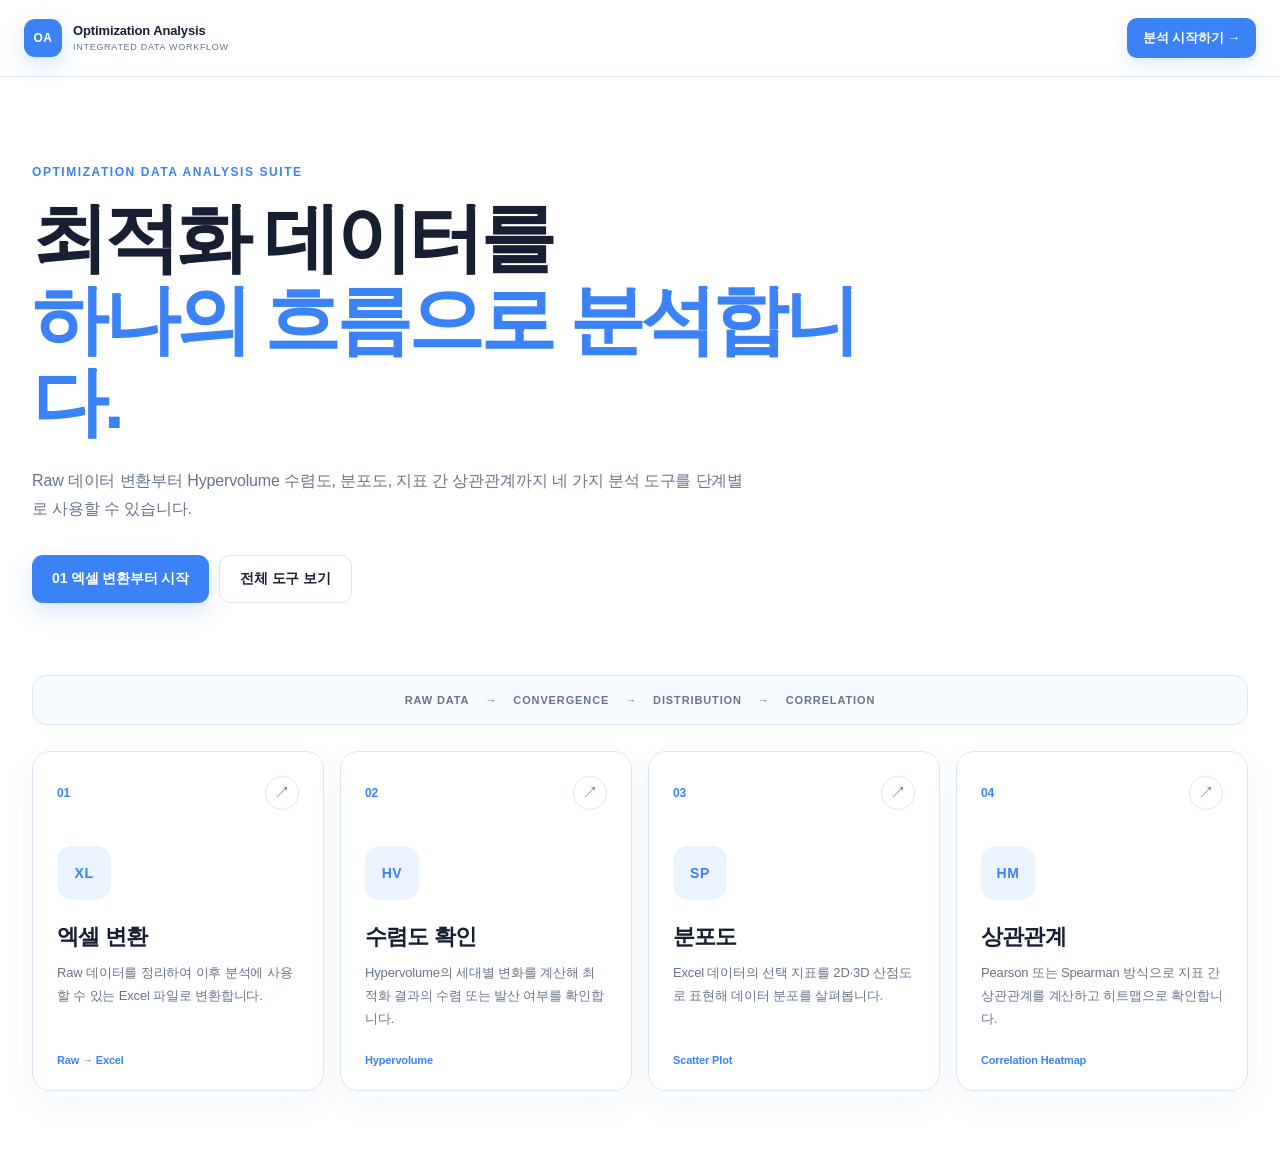
<file: index.html>
<!DOCTYPE html>
<html lang="ko">
<head>
<meta charset="UTF-8">
<meta name="viewport" content="width=device-width, initial-scale=1.0">
<title>Optimization Analysis Suite</title>
<link rel="stylesheet" href="assets/common.css">
</head>
<body class="home-page">
<nav class="site-nav" aria-label="메인 내비게이션">
  <div class="site-nav-inner">
    <a class="site-brand" href="index.html" aria-current="page">
      <span class="brand-mark">OA</span>
      <span><strong>Optimization Analysis</strong><small>Integrated Data Workflow</small></span>
    </a>
    <a class="home-start-link" href="excel.html">분석 시작하기 →</a>
  </div>
</nav>

<main class="home-shell">
  <section class="home-hero">
    <div class="home-kicker">OPTIMIZATION DATA ANALYSIS SUITE</div>
    <h1>최적화 데이터를<br><span>하나의 흐름으로 분석합니다.</span></h1>
    <p>Raw 데이터 변환부터 Hypervolume 수렴도, 분포도, 지표 간 상관관계까지 네 가지 분석 도구를 단계별로 사용할 수 있습니다.</p>
    <div class="home-actions">
      <a class="home-primary" href="excel.html">01 엑셀 변환부터 시작</a>
      <a class="home-secondary" href="#analysis-tools">전체 도구 보기</a>
    </div>
  </section>

  <section class="home-overview" aria-label="분석 흐름">
    <span>RAW DATA</span><i>→</i><span>CONVERGENCE</span><i>→</i><span>DISTRIBUTION</span><i>→</i><span>CORRELATION</span>
  </section>

  <section id="analysis-tools" class="tool-grid">
    <a class="tool-card" href="excel.html">
      <div class="tool-card-top"><span class="tool-index">01</span><span class="tool-arrow">↗</span></div>
      <div class="tool-icon">XL</div>
      <h2>엑셀 변환</h2>
      <p>Raw 데이터를 정리하여 이후 분석에 사용할 수 있는 Excel 파일로 변환합니다.</p>
      <span class="tool-tag">Raw → Excel</span>
    </a>
    <a class="tool-card" href="convergence.html">
      <div class="tool-card-top"><span class="tool-index">02</span><span class="tool-arrow">↗</span></div>
      <div class="tool-icon">HV</div>
      <h2>수렴도 확인</h2>
      <p>Hypervolume의 세대별 변화를 계산해 최적화 결과의 수렴 또는 발산 여부를 확인합니다.</p>
      <span class="tool-tag">Hypervolume</span>
    </a>
    <a class="tool-card" href="distribution.html">
      <div class="tool-card-top"><span class="tool-index">03</span><span class="tool-arrow">↗</span></div>
      <div class="tool-icon">SP</div>
      <h2>분포도</h2>
      <p>Excel 데이터의 선택 지표를 2D·3D 산점도로 표현해 데이터 분포를 살펴봅니다.</p>
      <span class="tool-tag">Scatter Plot</span>
    </a>
    <a class="tool-card" href="correlation.html">
      <div class="tool-card-top"><span class="tool-index">04</span><span class="tool-arrow">↗</span></div>
      <div class="tool-icon">HM</div>
      <h2>상관관계</h2>
      <p>Pearson 또는 Spearman 방식으로 지표 간 상관관계를 계산하고 히트맵으로 확인합니다.</p>
      <span class="tool-tag">Correlation Heatmap</span>
    </a>
  </section>
</main>
</body>
</html>
</file>
<file: assets/common.css>
:root {
  --bg: #ffffff !important;
  --surface: #f7fbff !important;
  --s2: #eef7ff !important;
  --border: #d7e7f7 !important;
  --text: #172033 !important;
  --muted: #66758a !important;
  --m: #66758a !important;
  --accent: #3b82f6 !important;
  --acc: #3b82f6 !important;
  --ok: #3b82f6 !important;
  --accent-light: #eaf4ff !important;
  --acc-light: #eaf4ff !important;
  --accent2: #0ea5e9 !important;
  --acc2: #0ea5e9 !important;
  --accent2-light: #e6f7ff !important;
  --acc2-light: #e6f7ff !important;
  --amber: #0284c7 !important;
  --amber-light: #e0f2fe !important;
  --unsel-bg: #f3f8fd !important;
  --unselected-bg: #f3f8fd !important;
  --unsel-border: #d7e7f7 !important;
  --unselected-border: #d7e7f7 !important;
}
* { box-sizing: border-box; }
html { scroll-behavior: smooth; }
body.tool-page {
  margin: 0 !important;
  padding: 0 !important;
  min-width: 0 !important;
  min-height: 100vh;
  display: block !important;
  background: #ffffff !important;
  color: var(--text) !important;
}
a { color: inherit; }
.site-nav {
  position: sticky;
  top: 0;
  z-index: 1000;
  width: 100%;
  background: rgba(255,255,255,.94);
  border-bottom: 1px solid var(--border);
  backdrop-filter: blur(16px);
  -webkit-backdrop-filter: blur(16px);
}
.site-nav-inner {
  width: min(1440px, calc(100% - 48px));
  min-height: 82px;
  margin: 0 auto;
  display: flex;
  align-items: center;
  justify-content: space-between;
  gap: 28px;
}
.site-brand {
  display: inline-flex;
  align-items: center;
  gap: 11px;
  text-decoration: none;
  flex: 0 0 auto;
}
.brand-mark {
  width: 38px;
  height: 38px;
  display: grid;
  place-items: center;
  border-radius: 11px;
  background: var(--accent);
  color: #fff;
  font: 700 12px/1 var(--ui-font);
  letter-spacing: .04em;
  box-shadow: 0 8px 22px rgba(59,130,246,.22);
}
.site-brand strong,
.site-brand small { display: block; }
.site-brand strong {
  font-family: var(--ui-font);
  font-size: 13px;
  line-height: 1.15;
  letter-spacing: -.01em;
}
.site-brand small {
  margin-top: 3px;
  font: 400 9px/1.2 var(--ui-font);
  color: var(--muted);
  letter-spacing: .05em;
  text-transform: uppercase;
}
.workflow-nav {
  display: flex;
  align-items: center;
  gap: 6px;
  overflow-x: auto;
  scrollbar-width: none;
}
.workflow-nav::-webkit-scrollbar { display:none; }
.workflow-link {
  min-width: 142px;
  padding: 10px 12px;
  border: 1px solid transparent;
  border-radius: 11px;
  display: flex;
  align-items: center;
  gap: 9px;
  text-decoration: none;
  transition: .18s ease;
  white-space: nowrap;
}
.workflow-link:hover { background: var(--surface); border-color: var(--border); }
.workflow-link.active { background: var(--accent-light); border-color: #bddbff; }
.workflow-num {
  font: 500 10px/1 var(--ui-font);
  color: var(--accent);
}
.workflow-copy strong,
.workflow-copy small { display:block; }
.workflow-copy strong { font: 700 12px/1.2 var(--ui-font); }
.workflow-copy small { margin-top:3px; font:400 9px/1.2 var(--ui-font); color:var(--muted); }
.page-shell {
  width: min(1320px, calc(100% - 64px));
  margin: 0 auto;
  padding: 52px 0 72px;
}
.tool-heading {
  width: 100%;
  margin: 0 0 32px !important;
  padding: 0;
}
.tool-kicker {
  margin-bottom: 9px;
  color: var(--accent);
  font: 500 10px/1.3 var(--ui-font);
  letter-spacing: .12em;
}
.tool-heading h1 {
  margin: 0 !important;
  font-family: var(--ui-font) !important;
  font-size: clamp(30px, 3.6vw, 48px) !important;
  font-weight: 800 !important;
  line-height: 1.04 !important;
  letter-spacing: -.035em !important;
  color: var(--text) !important;
}
.tool-heading h1 span { color: var(--accent) !important; }
.tool-description {
  max-width: 760px;
  margin: 12px 0 0;
  color: var(--muted);
  font: 400 13px/1.7 var(--ui-font);
}
.panel, .plot-card, .step, .cc, .sc, .twrap, .result-card {
  border-color: var(--border) !important;
  border-radius: 14px !important;
  box-shadow: 0 10px 30px rgba(43,101,164,.045);
}
.panel, .plot-card, .step, .cc, .sc, .twrap { background: var(--surface) !important; }
.drop, .upload-zone {
  border-color: #c8def4 !important;
  border-radius: 11px !important;
  background: #fff !important;
}
.drop:hover, .drop.drag, .upload-zone:hover, .upload-zone.dragover {
  border-color: var(--accent) !important;
  background: var(--accent-light) !important;
}
input[type="number"], input[type="text"], select {
  border-color: var(--border) !important;
  background: #fff !important;
  color: var(--text) !important;
}
input:focus, select:focus { border-color: var(--accent) !important; box-shadow: 0 0 0 3px rgba(59,130,246,.10); }
button.run, .run-btn, .btn-primary {
  background: var(--accent) !important;
  color: #fff !important;
  border-color: var(--accent) !important;
  box-shadow: 0 7px 18px rgba(59,130,246,.18);
}
button.run:hover, .run-btn:hover, .btn-primary:hover { background: #2563eb !important; opacity: 1 !important; }
.btn-dl, .btn-download {
  background: var(--accent) !important;
  color: #fff !important;
  border-color: var(--accent) !important;
}
.btn-dl:hover, .btn-download:hover { background:#2563eb !important; }
.tab.active, .scheme-btn.active { background: var(--accent) !important; border-color: var(--accent) !important; color:#fff !important; }
.col-card.axis, .hdr-card.selected { background: var(--accent-light) !important; border-color: var(--accent) !important; color:#1d63b8 !important; }
.col-card.color-col { background: #e0f2fe !important; border-color: #0ea5e9 !important; color:#0369a1 !important; }
.info.ok, .step.done { background: var(--accent-light) !important; border-color: #bddbff !important; color:#1d5fae !important; }
.auto-b, .badge.ok { background: var(--accent-light) !important; color:#1d63b8 !important; }
.workflow-footer {
  margin-top: 44px;
  padding-top: 22px;
  border-top: 1px solid var(--border);
  display: grid;
  grid-template-columns: 1fr 1fr;
  align-items: center;
  gap: 16px;
}
.workflow-footer > div:last-child { text-align:right; }
.flow-button {
  display: inline-flex;
  align-items: center;
  justify-content: center;
  min-height: 42px;
  padding: 0 18px;
  border-radius: 10px;
  text-decoration: none;
  font: 500 11px/1 var(--ui-font);
  transition: .18s ease;
}
.flow-button.primary { background:var(--accent); color:#fff; box-shadow:0 7px 18px rgba(59,130,246,.18); }
.flow-button.primary:hover { background:#2563eb; transform:translateY(-1px); }
.flow-button.secondary { border:1px solid var(--border); color:var(--muted); background:#fff; }
.flow-button.secondary:hover { border-color:var(--accent); color:var(--accent); }
.page-excel .page-shell { max-width: 880px; }
.page-excel .tool-heading, .page-excel .steps, .page-excel .result-section { max-width: 760px !important; margin-left:auto !important; margin-right:auto !important; }
.page-excel .tool-heading h1 br { display:none; }
.page-excel .connector { background: linear-gradient(var(--border),var(--border)) center/1px 100% no-repeat; }
.page-convergence .page-shell { max-width: 1320px; }
.page-convergence .steps { gap: 14px; }
.page-convergence .ctitle::after { color:#9aabc0 !important; }
.page-distribution .page-shell,
.page-correlation .page-shell { max-width: 1180px; }
.page-distribution .plot-card,
.page-correlation .panel { overflow:hidden; }
@media (max-width: 1050px) {
  .site-nav-inner { align-items:flex-start; flex-direction:column; padding:14px 0; gap:10px; }
  .workflow-nav { width:100%; }
  .workflow-link { min-width: 135px; }
  .page-convergence .steps { grid-template-columns:1fr !important; }
  .page-convergence .cgrid { grid-template-columns:1fr !important; }
  .page-convergence .cc.full { grid-column:auto !important; }
  .page-convergence .stats.show { grid-template-columns:repeat(2,1fr) !important; }
}
@media (max-width: 700px) {
  .site-nav-inner { width:calc(100% - 28px); }
  .site-brand small { display:none; }
  .page-shell { width:calc(100% - 28px); padding:34px 0 52px; }
  .workflow-link { min-width:124px; padding:8px 10px; }
  .tool-heading { margin-bottom:24px !important; }
  .tool-description { font-size:12px; }
  .panel, .plot-card, .step, .cc, .sc, .twrap { padding:18px !important; }
  .page-excel .input-row, .irow, .rgrid { grid-template-columns:1fr !important; }
  .page-convergence .stats.show { grid-template-columns:1fr !important; }
  .workflow-footer { grid-template-columns:1fr; }
  .workflow-footer > div, .workflow-footer > div:last-child { text-align:stretch; }
  .flow-button { width:100%; }
}


/* Unified sans-serif typography */
:root { --ui-font: 'Noto Sans KR','Apple SD Gothic Neo','Malgun Gothic','Segoe UI',Arial,sans-serif; }
body, button, input, select, textarea, table, svg text { font-family: var(--ui-font) !important; }
.site-brand strong, .site-brand small, .brand-mark, .workflow-num, .workflow-copy strong,
.workflow-copy small, .tool-kicker, .tool-heading h1, .tool-description, .flow-button,
.panel-title, .step-title, .stitle, .snum, .ctitle, .plot-title, h1, h2, h3, h4 {
  font-family: var(--ui-font) !important;
}
body { letter-spacing: -0.01em; }
.tool-kicker, .workflow-num, .site-brand small { letter-spacing: .08em; }

/* Home landing page */
body.home-page { margin:0; min-height:100vh; background:#fff; color:var(--text); font-family:var(--ui-font); }
.home-page .site-nav-inner { min-height:76px; }
.home-start-link { display:inline-flex; align-items:center; min-height:40px; padding:0 16px; border-radius:10px; background:var(--accent); color:#fff; text-decoration:none; font-size:13px; font-weight:700; box-shadow:0 7px 18px rgba(59,130,246,.16); }
.home-start-link:hover { background:#2563eb; }
.home-shell { width:min(1320px,calc(100% - 64px)); margin:0 auto; padding:88px 0 84px; }
.home-hero { max-width:900px; }
.home-kicker { color:var(--accent); font-size:12px; font-weight:700; letter-spacing:.13em; margin-bottom:18px; }
.home-hero h1 { margin:0; font-size:clamp(42px,6vw,76px); line-height:1.08; letter-spacing:-.055em; font-weight:800; }
.home-hero h1 span { color:var(--accent); }
.home-hero p { max-width:720px; margin:24px 0 0; color:var(--muted); font-size:16px; line-height:1.75; }
.home-actions { display:flex; flex-wrap:wrap; gap:10px; margin-top:32px; }
.home-primary,.home-secondary { display:inline-flex; align-items:center; justify-content:center; min-height:48px; padding:0 20px; border-radius:11px; text-decoration:none; font-size:14px; font-weight:700; }
.home-primary { background:var(--accent); color:#fff; box-shadow:0 9px 24px rgba(59,130,246,.20); }
.home-primary:hover { background:#2563eb; transform:translateY(-1px); }
.home-secondary { border:1px solid var(--border); background:#fff; color:var(--text); }
.home-secondary:hover { border-color:var(--accent); color:var(--accent); }
.home-overview { margin:72px 0 26px; padding:18px 22px; border:1px solid var(--border); border-radius:14px; background:var(--surface); display:flex; align-items:center; justify-content:center; gap:16px; color:var(--muted); font-size:11px; font-weight:700; letter-spacing:.08em; }
.home-overview i { color:var(--accent); font-style:normal; }
.tool-grid { display:grid; grid-template-columns:repeat(4,minmax(0,1fr)); gap:16px; }
.tool-card { min-height:330px; padding:24px; border:1px solid var(--border); border-radius:18px; background:#fff; color:var(--text); text-decoration:none; display:flex; flex-direction:column; transition:.2s ease; box-shadow:0 12px 34px rgba(43,101,164,.05); }
.tool-card:hover { transform:translateY(-5px); border-color:#a8d1ff; box-shadow:0 20px 42px rgba(43,101,164,.12); }
.tool-card-top { display:flex; justify-content:space-between; align-items:center; }
.tool-index { color:var(--accent); font-size:12px; font-weight:800; }
.tool-arrow { width:34px; height:34px; display:grid; place-items:center; border:1px solid var(--border); border-radius:50%; color:var(--muted); }
.tool-card:hover .tool-arrow { background:var(--accent); border-color:var(--accent); color:#fff; }
.tool-icon { width:54px; height:54px; margin-top:36px; display:grid; place-items:center; border-radius:15px; background:var(--accent-light); color:var(--accent); font-size:14px; font-weight:800; letter-spacing:.04em; }
.tool-card h2 { margin:22px 0 10px; font-size:22px; letter-spacing:-.035em; }
.tool-card p { margin:0; color:var(--muted); font-size:13px; line-height:1.75; }
.tool-tag { margin-top:auto; padding-top:24px; color:var(--accent); font-size:11px; font-weight:700; }
@media (max-width:1050px){ .tool-grid{grid-template-columns:repeat(2,1fr);} }
@media (max-width:700px){
  .home-page .site-nav-inner{flex-direction:row;align-items:center;padding:10px 0;}
  .home-start-link{display:none;}
  .home-shell{width:calc(100% - 28px);padding:54px 0 60px;}
  .home-hero h1{font-size:42px;}
  .home-hero p{font-size:14px;}
  .home-overview{justify-content:flex-start;overflow-x:auto;white-space:nowrap;}
  .tool-grid{grid-template-columns:1fr;}
  .tool-card{min-height:280px;}
}

/* Excel transformer input typography: match the other analysis pages */
.page-excel input[type="number"],
.page-excel input[type="text"],
.page-excel input[type="number"]::placeholder,
.page-excel input[type="text"]::placeholder {
  font-family: var(--ui-font) !important;
  font-size: 13px !important;
  font-weight: 400 !important;
  font-style: normal !important;
  letter-spacing: -0.01em !important;
  font-variant-numeric: proportional-nums !important;
  font-feature-settings: normal !important;
}
</file>
